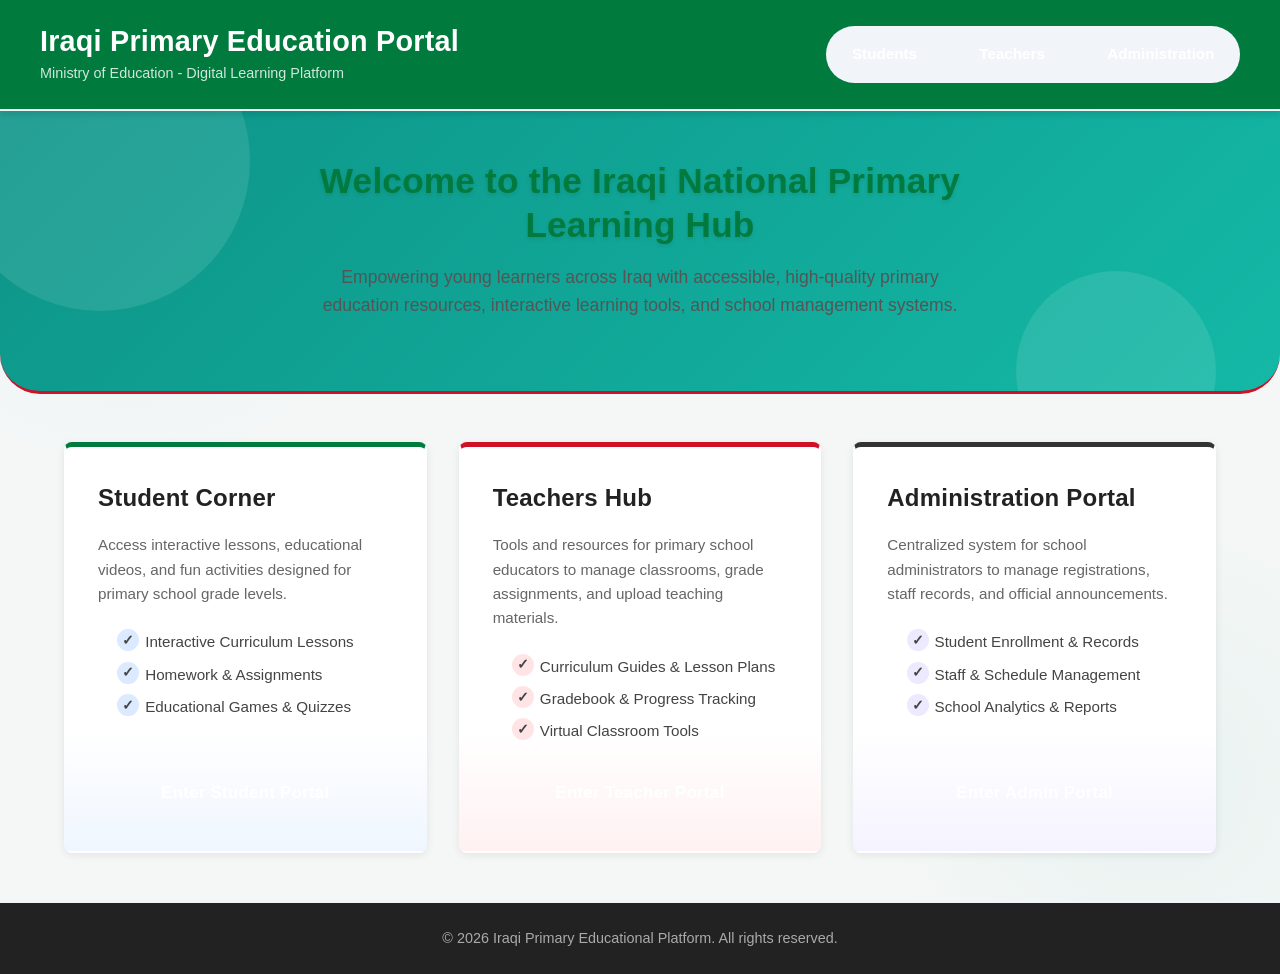
<file: index.html>
<!DOCTYPE html>
<html lang="en">
<head>
    <link rel="stylesheet" href="style.css">

    <meta charset="UTF-8">
    <meta name="viewport" content="width=device-width, initial-scale=1.0">
    <title>Iraqi Educational Platform - Primary Education</title>
    <style>
        /* CSS Reset & Global Styles */
        * {
            box-sizing: border-box;
            margin: 0;
            padding: 0;
            font-family: 'Segoe UI', Tahoma, Geneva, Verdana, sans-serif;
        }

        body {
            background-color: #f4f7f6;
            color: #333333;
            line-height: 1.6;
            display: flex;
            flex-direction: column;
            min-height: 100vh;
        }

        /* Header & Navigation Bar */
        header {
            background-color: #007a3d; /* Iraqi Green Theme Accent */
            color: #ffffff;
            padding: 1.5rem 2rem;
            box-shadow: 0 4px 6px rgba(0, 0, 0, 0.1);
        }

        .header-container {
            max-width: 1200px;
            margin: 0 auto;
            display: flex;
            justify-content: space-between;
            align-items: center;
            flex-wrap: wrap;
        }

        .logo h1 {
            font-size: 1.8rem;
            margin-bottom: 0.2rem;
        }

        .logo p {
            font-size: 0.9rem;
            color: #d1e7dd;
        }

        nav ul {
            display: flex;
            list-style: none;
            gap: 1.5rem;
        }

        nav a {
            color: #ffffff;
            text-decoration: none;
            font-weight: 600;
            transition: color 0.3s;
        }

        nav a:hover {
            color: #ffce00; /* Warm Accent */
        }

        /* Hero / Welcome Section */
        .hero {
            background-color: #ffffff;
            border-bottom: 3px solid #ce1126; /* Accent Red */
            padding: 3rem 2rem;
            text-align: center;
        }

        .hero-container {
            max-width: 800px;
            margin: 0 auto;
        }

        .hero h2 {
            font-size: 2.2rem;
            color: #007a3d;
            margin-bottom: 1rem;
        }

        .hero p {
            font-size: 1.1rem;
            color: #555555;
            margin-bottom: 1.5rem;
        }

        /* Main Content & Section Cards */
        main {
            max-width: 1200px;
            margin: 3rem auto;
            padding: 0 1.5rem;
            flex: 1;
        }

        .portal-grid {
            display: grid;
            grid-template-columns: repeat(auto-fit, minmax(300px, 1fr));
            gap: 2rem;
        }

        .card {
            background-color: #ffffff;
            border-radius: 8px;
            box-shadow: 0 2px 8px rgba(0,0,0,0.08);
            padding: 2rem;
            display: flex;
            flex-direction: column;
            justify-content: space-between;
            transition: transform 0.3s, box-shadow 0.3s;
            border-top: 5px solid #007a3d;
        }

        .card:hover {
            transform: translateY(-5px);
            box-shadow: 0 6px 12px rgba(0,0,0,0.12);
        }

        .card-student { border-top-color: #007a3d; }
        .card-teacher { border-top-color: #ce1126; }
        .card-admin   { border-top-color: #333333; }

        .card h3 {
            font-size: 1.5rem;
            margin-bottom: 1rem;
            color: #222222;
        }

        .card p {
            font-size: 0.95rem;
            color: #666666;
            margin-bottom: 1.5rem;
        }

        .card ul {
            margin-bottom: 1.5rem;
            padding-left: 1.2rem;
            color: #444444;
        }

        .card ul li {
            margin-bottom: 0.5rem;
        }

        .btn {
            display: inline-block;
            text-align: center;
            background-color: #007a3d;
            color: #ffffff;
            padding: 0.75rem 1.5rem;
            text-decoration: none;
            border-radius: 4px;
            font-weight: bold;
            transition: background-color 0.3s;
        }

        .btn:hover {
            background-color: #005a2d;
        }

        /* Footer */
        footer {
            background-color: #222222;
            color: #aaaaaa;
            text-align: center;
            padding: 1.5rem;
            margin-top: auto;
            font-size: 0.9rem;
        }

        /* Responsive Design Adjustments */
        @media (max-width: 768px) {
            .header-container {
                flex-direction: column;
                text-align: center;
                gap: 1rem;
            }

            .hero h2 {
                font-size: 1.8rem;
            }
        }
    </style>
</head>
<body>

    <!-- Header Section -->
    <header>
        <div class="header-container">
            <div class="logo">
                <h1>Iraqi Primary Education Portal</h1>
                <p>Ministry of Education - Digital Learning Platform</p>
            </div>
            <nav>
                <ul>
                    <li><a href="#students">Students</a></li>
                    <li><a href="#teachers">Teachers</a></li>
                    <li><a href="#administration">Administration</a></li>
                </ul>
            </nav>
        </div>
    </header>

    <!-- Welcome / Hero Section -->
    <section class="hero">
        <div class="hero-container">
            <h2>Welcome to the Iraqi National Primary Learning Hub</h2>
            <p>Empowering young learners across Iraq with accessible, high-quality primary education resources, interactive learning tools, and school management systems.</p>
        </div>
    </section>

    <!-- Main Content - Portals -->
    <main>
        <div class="portal-grid">
            
            <!-- Students Section -->
            <article id="students" class="card card-student">
                <div>
                    <h3>Student Corner</h3>
                    <p>Access interactive lessons, educational videos, and fun activities designed for primary school grade levels.</p>
                    <ul>
                        <li>Interactive Curriculum Lessons</li>
                        <li>Homework & Assignments</li>
                        <li>Educational Games & Quizzes</li>
                    </ul>
                </div>
                <a href="#students-portal" class="btn">Enter Student Portal</a>
            </article>

            <!-- Teachers Section -->
            <article id="teachers" class="card card-teacher">
                <div>
                    <h3>Teachers Hub</h3>
                    <p>Tools and resources for primary school educators to manage classrooms, grade assignments, and upload teaching materials.</p>
                    <ul>
                        <li>Curriculum Guides & Lesson Plans</li>
                        <li>Gradebook & Progress Tracking</li>
                        <li>Virtual Classroom Tools</li>
                    </ul>
                </div>
                <a href="#teachers-portal" class="btn">Enter Teacher Portal</a>
            </article>

            <!-- Administration Section -->
            <article id="administration" class="card card-admin">
                <div>
                    <h3>Administration Portal</h3>
                    <p>Centralized system for school administrators to manage registrations, staff records, and official announcements.</p>
                    <ul>
                        <li>Student Enrollment & Records</li>
                        <li>Staff & Schedule Management</li>
                        <li>School Analytics & Reports</li>
                    </ul>
                </div>
                <a href="#admin-portal" class="btn">Enter Admin Portal</a>
            </article>

        </div>
    </main>

    <!-- Footer -->
    <footer>
        <p>&copy; 2026 Iraqi Primary Educational Platform. All rights reserved.</p>
    </footer>
    
<script src="script.js"></script>

</body>
</html>
</file>
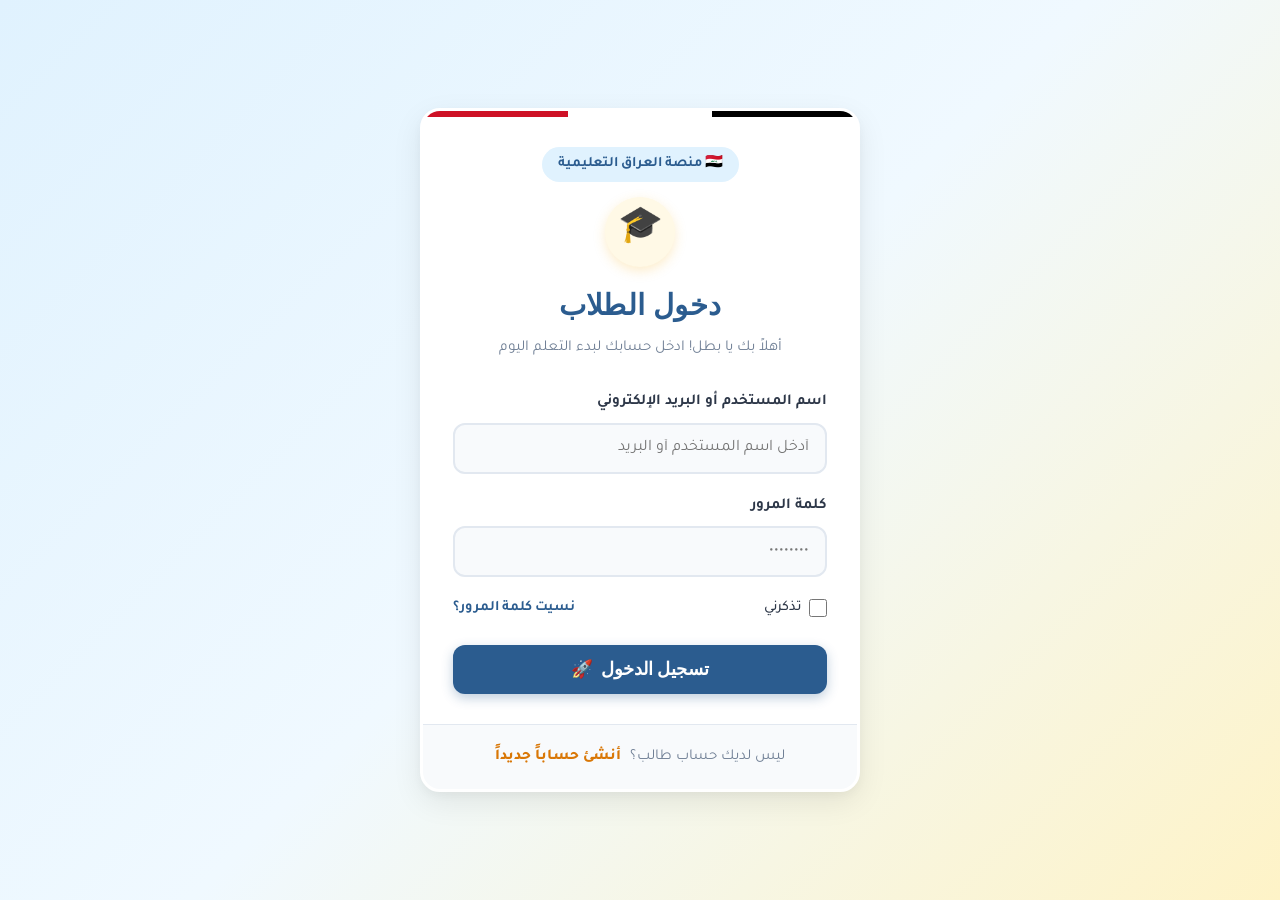
<file: login.html>
<!DOCTYPE html>
<html lang="ar" dir="rtl">
<head>
    <meta charset="UTF-8">
    <meta name="viewport" content="width=device-width, initial-scale=1.0">
    <title>منصة التعلم - تسجيل دخول الطلاب</title>
    <!-- Links to your existing stylesheet -->
    <link rel="stylesheet" href="style.css">
    
    <!-- Child-friendly Google Font (Cairo/Tajawal) for clean Arabic typography -->
    <link rel="preconnect" href="https://fonts.googleapis.com">
    <link rel="preconnect" href="https://fonts.gstatic.com" crossorigin>
    <link href="https://fonts.googleapis.com/css2?family=Tajawal:wght@400;500;700;800&display=swap" rel="stylesheet">

    <style>
        /* Fallback and custom enhancements extending style.css */
        :root {
            --primary-color: #2b5c8f;
            --secondary-color: #f7b731;
            --accent-green: #2ed573;
            --bg-gradient: linear-gradient(135deg, #e0f2fe 0%, #f0f9ff 50%, #fef3c7 100%);
            --card-bg: #ffffff;
            --text-dark: #2d3748;
            --text-muted: #718096;
            --border-radius: 20px;
        }

        body {
            font-family: 'Tajawal', sans-serif;
            background: var(--bg-gradient);
            min-height: 100vh;
            margin: 0;
            display: flex;
            align-items: center;
            justify-content: center;
            padding: 20px;
            box-sizing: border-box;
        }

        .login-wrapper {
            width: 100%;
            max-width: 440px;
            background: var(--card-bg);
            border-radius: var(--border-radius);
            box-shadow: 0 10px 30px rgba(0, 0, 0, 0.08), 0 4px 10px rgba(0, 0, 0, 0.03);
            overflow: hidden;
            border: 3px solid #ffffff;
            position: relative;
        }

        /* Top decorative banner with subtle Iraqi flag identity */
        .iraq-accent-bar {
            height: 6px;
            background: linear-gradient(to right, #ce1126 33.3%, #ffffff 33.3%, #ffffff 66.6%, #000000 66.6%);
        }

        .login-header {
            text-align: center;
            padding: 30px 25px 10px 25px;
        }

        .platform-badge {
            display: inline-flex;
            align-items: center;
            gap: 8px;
            background-color: #e0f2fe;
            color: var(--primary-color);
            padding: 6px 16px;
            border-radius: 50px;
            font-size: 0.9rem;
            font-weight: 700;
            margin-bottom: 15px;
        }

        .platform-logo {
            width: 70px;
            height: 70px;
            background: #fff9e6;
            border-radius: 50%;
            display: flex;
            align-items: center;
            justify-content: center;
            margin: 0 auto 15px auto;
            box-shadow: 0 4px 12px rgba(247, 183, 49, 0.25);
            font-size: 36px;
        }

        .login-header h1 {
            color: var(--primary-color);
            margin: 0 0 8px 0;
            font-size: 1.8rem;
            font-weight: 800;
        }

        .login-header p {
            color: var(--text-muted);
            margin: 0;
            font-size: 0.95rem;
        }

        .login-form {
            padding: 20px 30px 30px 30px;
        }

        .form-group {
            margin-bottom: 20px;
        }

        .form-group label {
            display: block;
            margin-bottom: 8px;
            color: var(--text-dark);
            font-weight: 700;
            font-size: 0.95rem;
        }

        .input-container {
            position: relative;
        }

        .input-container input {
            width: 100%;
            padding: 14px 16px;
            border: 2px solid #e2e8f0;
            border-radius: 12px;
            font-size: 1rem;
            font-family: inherit;
            box-sizing: border-box;
            transition: all 0.25s ease;
            outline: none;
            background-color: #f8fafc;
        }

        .input-container input:focus {
            border-color: var(--primary-color);
            background-color: #ffffff;
            box-shadow: 0 0 0 4px rgba(43, 92, 143, 0.15);
        }

        .form-options {
            display: flex;
            align-items: center;
            justify-content: space-between;
            margin-bottom: 25px;
            font-size: 0.9rem;
        }

        .remember-me {
            display: flex;
            align-items: center;
            gap: 8px;
            cursor: pointer;
            color: var(--text-dark);
            font-weight: 500;
        }

        .remember-me input[type="checkbox"] {
            width: 18px;
            height: 18px;
            accent-color: var(--primary-color);
            cursor: pointer;
            border-radius: 4px;
        }

        .forgot-password {
            color: var(--primary-color);
            text-decoration: none;
            font-weight: 700;
            transition: color 0.2s;
        }

        .forgot-password:hover {
            color: #1a3a5c;
            text-decoration: underline;
        }

        .btn-submit {
            width: 100%;
            padding: 14px;
            background-color: var(--primary-color);
            color: #ffffff;
            border: none;
            border-radius: 12px;
            font-size: 1.1rem;
            font-weight: 800;
            cursor: pointer;
            transition: all 0.2s ease;
            box-shadow: 0 4px 12px rgba(43, 92, 143, 0.3);
            display: flex;
            align-items: center;
            justify-content: center;
            gap: 8px;
        }

        .btn-submit:hover {
            background-color: #1f456e;
            transform: translateY(-2px);
            box-shadow: 0 6px 15px rgba(43, 92, 143, 0.4);
        }

        .btn-submit:active {
            transform: translateY(0);
        }

        .login-footer {
            background-color: #f8fafc;
            padding: 20px 30px;
            text-align: center;
            border-top: 1px solid #e2e8f0;
            font-size: 0.95rem;
            color: var(--text-muted);
        }

        .login-footer a {
            color: #d97706;
            font-weight: 800;
            text-decoration: none;
            margin-right: 5px;
        }

        .login-footer a:hover {
            text-decoration: underline;
        }

        /* Responsive tweaks */
        @media (max-width: 480px) {
            .login-wrapper {
                border-radius: 16px;
            }
            .login-header {
                padding: 20px 20px 10px 20px;
            }
            .login-form {
                padding: 20px;
            }
        }
    </style>
</head>
<body>

    <div class="login-wrapper">
        <!-- Iraqi Flag Top Bar Accent -->
        <div class="iraq-accent-bar"></div>

        <!-- Card Header -->
        <div class="login-header">
            <div class="platform-badge">
                <span>🇮🇶 منصة العراق التعليمية</span>
            </div>
            <div class="platform-logo">
                🎓
            </div>
            <h1>دخول الطلاب</h1>
            <p>أهلاً بك يا بطل! ادخل حسابك لبدء التعلم اليوم</p>
        </div>

        <!-- Student Login Form -->
        <form class="login-form" action="#" method="POST">
            
            <!-- Username or Email Field -->
            <div class="form-group">
                <label for="username">اسم المستخدم أو البريد الإلكتروني</label>
                <div class="input-container">
                    <input 
                        type="text" 
                        id="username" 
                        name="username" 
                        placeholder="أدخل اسم المستخدم أو البريد" 
                        required 
                        autocomplete="username"
                    >
                </div>
            </div>

            <!-- Password Field -->
            <div class="form-group">
                <label for="password">كلمة المرور</label>
                <div class="input-container">
                    <input 
                        type="password" 
                        id="password" 
                        name="password" 
                        placeholder="••••••••" 
                        required 
                        autocomplete="current-password"
                    >
                </div>
            </div>

            <!-- Options: Remember Me & Forgot Password -->
            <div class="form-options">
                <label class="remember-me">
                    <input type="checkbox" name="remember" id="remember">
                    <span>تذكرني</span>
                </label>
                <a href="forgot-password.html" class="forgot-password">نسيت كلمة المرور؟</a>
            </div>

            <!-- Login Button -->
            <button type="submit" class="btn-submit">
                <span>تسجيل الدخول</span>
                <span>🚀</span>
            </button>
        </form>

        <!-- Footer Link: Create Account -->
        <div class="login-footer">
            <span>ليس لديك حساب طالب؟</span>
            <a href="register.html">أنشئ حساباً جديداً</a>
        </div>
    </div>

</body>
</html>
</file>
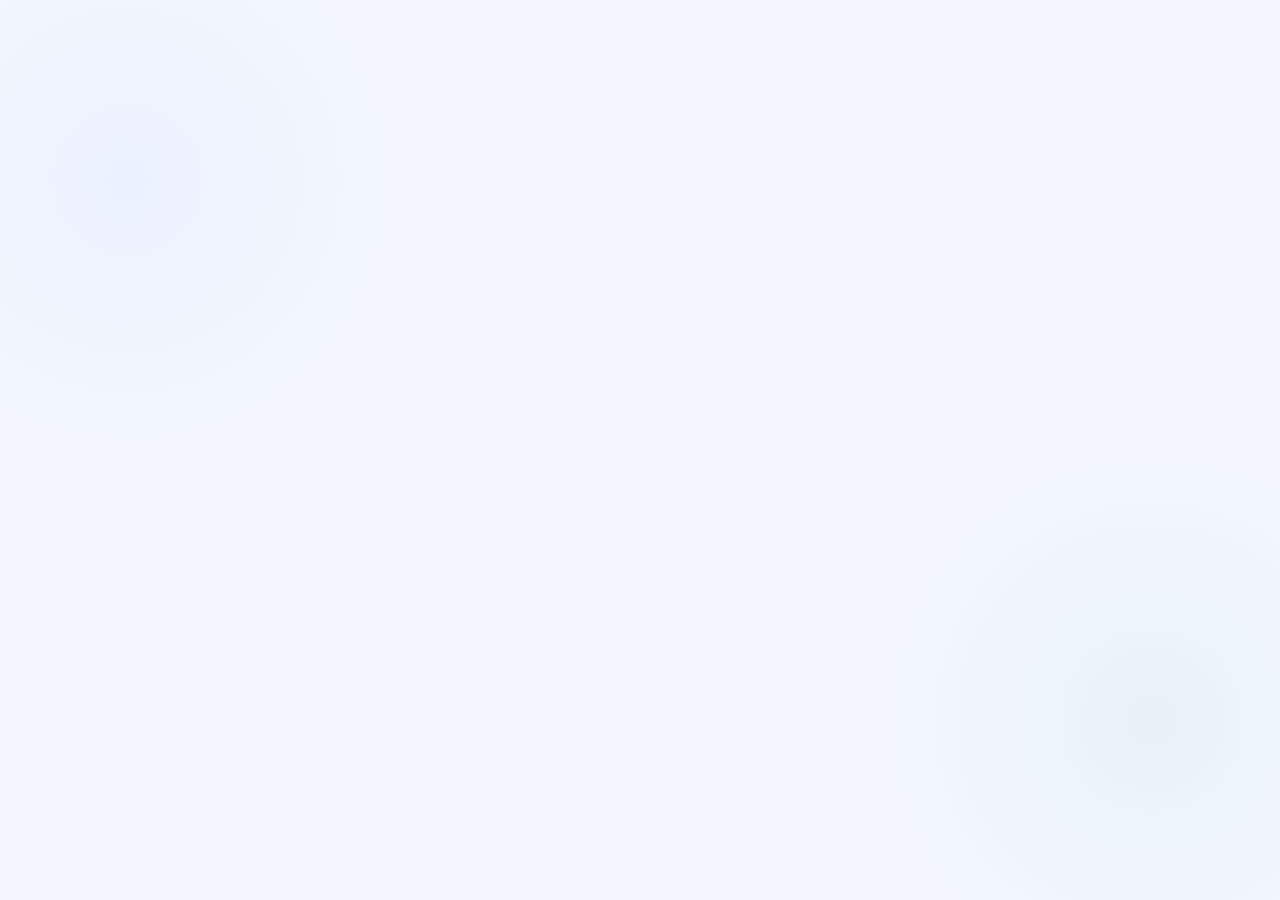
<file: students.html>
<!DOCTYPE html>
<html lang="en" dir="ltr">
<head> 
  <link rel="stylesheet" href="style.css">  
    <meta charset="UTF-8">
    <meta name="viewport" content="width=device-width, initial-scale=1.0">
    <title>Student Dashboard - Iraq Edu Platform</title>
    <!-- Link to your existing style.css -->
    <link rel="stylesheet" href="style.css">
    
    <!-- Embedded layout styles that build on your existing CSS -->
    <style>
        :root {
            --primary-color: #4A90E2;
            --secondary-color: #FF9F43;
            --accent-green: #2ECC71;
            --accent-purple: #9B59B6;
            --bg-soft: #F4F7FE;
            --card-shadow: 0 8px 24px rgba(149, 157, 165, 0.1);
            --border-radius: 16px;
        }

        body {
            background-color: var(--bg-soft);
            font-family: 'Segoe UI', Tahoma, Geneva, Verdana, sans-serif;
            margin: 0;
            padding: 0;
        }
      <!-- BEGIN: Student Dashboard Statistic Cards -->
<div class="stats-container">
    <!-- Total Points Card -->
    <div class="stat-card">
        <div class="stat-icon">
            <i class="fas fa-trophy"></i>
        </div>
        <div class="stat-details">
            <span class="stat-title">Total Points</span>
            <h3 class="stat-value">1,250</h3>
        </div>
    </div>

    <!-- Current Rank Card -->
    <div class="stat-card">
        <div class="stat-icon">
            <i class="fas fa-medal"></i>
        </div>
        <div class="stat-details">
            <span class="stat-title">Current Rank</span>
            <h3 class="stat-value">#5</h3>
        </div>
    </div>

    <!-- Completed Quizzes Card -->
    <div class="stat-card">
        <div class="stat-icon">
            <i class="fas fa-check-circle"></i>
        </div>
        <div class="stat-details">
            <span class="stat-title">Completed Quizzes</span>
            <h3 class="stat-value">24</h3>
        </div>
    </div>

    <!-- Success Rate Card -->
    <div class="stat-card">
        <div class="stat-icon">
            <i class="fas fa-chart-line"></i>
        </div>
        <div class="stat-details">
            <span class="stat-title">Success Rate</span>
            <h3 class="stat-value">92%</h3>
        </div>
    </div>
</div>
<!-- END: Student Dashboard Statistic Cards -->


        .dashboard-container {
            max-width: 1200px;
            margin: 0 auto;
            padding: 20px;
        }

        /* Top Navigation Header */
        .dash-nav {
            display: flex;
            justify-content: space-between;
            align-items: center;
            background: #ffffff;
            padding: 15px 25px;
            border-radius: var(--border-radius);
            box-shadow: var(--card-shadow);
            margin-bottom: 25px;
        }

        .back-home-btn {
            display: inline-flex;
            align-items: center;
            gap: 8px;
            text-decoration: none;
            color: var(--primary-color);
            font-weight: 700;
            background: #EBF3FA;
            padding: 10px 18px;
            border-radius: 20px;
            transition: all 0.2s ease;
        }

        .back-home-btn:hover {
            background: var(--primary-color);
            color: #ffffff;
            transform: translateY(-2px);
        }

        /* Profile Banner */
        .profile-card {
            background: linear-gradient(135deg, #6C5CE7, #a29bfe);
            color: white;
            border-radius: var(--border-radius);
            padding: 25px;
            display: flex;
            align-items: center;
            justify-content: space-between;
            flex-wrap: wrap;
            gap: 20px;
            margin-bottom: 25px;
            box-shadow: var(--card-shadow);
        }

        .profile-info {
            display: flex;
            align-items: center;
            gap: 20px;
        }
<!-- Example structure for Total Points Card in students.html -->
<div class="stat-card">
  <h3>Total Points</h3>
  <!-- Add id="total-points" to the text/number container -->
  <p id="total-points">0</p> 
</div>
</file>
<file: style.css>
<!DOCTYPE html>
<html lang="en">
<head>
    <meta charset="UTF-8">
    <meta name="viewport" content="width=device-width, initial-scale=1.0">
    <title>Iraqi Educational Platform - Primary Education</title>
    <style>
        /* Import Playful & Professional Google Fonts */
        @import url('https://fonts.googleapis.com/css2?family=Fredoka:wght@500;600;700&family=Plus+Jakarta+Sans:wght@400;500;600;700&display=swap');

        /* Color Palette & Custom Properties */
        :root {
            /* Palette: Child-friendly yet professional */
            --primary-green: #0d9488;    /* Soft Teal Green */
            --primary-green-hover: #0f766e;
            --accent-yellow: #f59e0b;   /* Warm Sunshine Yellow */
            --accent-yellow-hover: #d97706;
            --student-blue: #3b82f6;    /* Playful Soft Blue */
            --teacher-coral: #ff6b6b;   /* Warm Energetic Coral/Red */
            --admin-purple: #8b5cf6;    /* Friendly Deep Violet */
            
            --bg-neutral: #f8fafc;      /* Soft Light Gray-Blue Background */
            --text-dark: #1e293b;       /* Soft Slate Dark Text */
            --text-muted: #64748b;      /* Muted Gray Text */
            --white: #ffffff;
            
            --radius-large: 24px;
            --radius-medium: 16px;
            --radius-small: 12px;
            
            --shadow-sm: 0 4px 6px -1px rgba(0, 0, 0, 0.05), 0 2px 4px -2px rgba(0, 0, 0, 0.05);
            --shadow-md: 0 10px 25px -5px rgba(0, 0, 0, 0.08), 0 8px 10px -6px rgba(0, 0, 0, 0.04);
            --shadow-lg: 0 20px 35px -10px rgba(0, 0, 0, 0.12), 0 10px 15px -5px rgba(0, 0, 0, 0.04);
            
            --transition-smooth: cubic-bezier(0.34, 1.56, 0.64, 1);
        }

        /* CSS Reset & Body Setup */
        * {
            box-sizing: border-box;
            margin: 0;
            padding: 0;
        }

        body {
            background-color: var(--bg-neutral);
            background-image: 
                radial-gradient(circle at 10% 20%, rgba(59, 130, 246, 0.05) 0%, transparent 20%),
                radial-gradient(circle at 90% 80%, rgba(13, 148, 136, 0.05) 0%, transparent 20%);
            color: var(--text-dark);
            font-family: 'Plus Jakarta Sans', sans-serif;
            line-height: 1.6;
            display: flex;
            flex-direction: column;
            min-height: 100vh;
        }

        /* Typography Defaults */
        h1, h2, h3 {
            font-family: 'Fredoka', sans-serif;
            letter-spacing: 0.2px;
        }

        /* Header & Navigation Bar */
        header {
            background: rgba(255, 255, 255, 0.9);
            backdrop-filter: blur(12px);
            position: sticky;
            top: 0;
            z-index: 100;
            border-bottom: 2px solid #f1f5f9;
            box-shadow: var(--shadow-sm);
            padding: 1.25rem 2rem;
        }

        .header-container {
            max-width: 1200px;
            margin: 0 auto;
            display: flex;
            justify-content: space-between;
            align-items: center;
            gap: 1.5rem;
        }

        .logo h1 {
            font-size: 1.6rem;
            color: var(--primary-green);
            line-height: 1.2;
            display: flex;
            align-items: center;
            gap: 0.5rem;
        }

        .logo p {
            font-size: 0.85rem;
            color: var(--text-muted);
            font-weight: 500;
        }

        nav ul {
            display: flex;
            list-style: none;
            gap: 0.75rem;
            background-color: #f1f5f9;
            padding: 0.4rem;
            border-radius: 50px;
        }

        nav a {
            color: var(--text-dark);
            text-decoration: none;
            font-weight: 600;
            font-size: 0.95rem;
            padding: 0.6rem 1.2rem;
            border-radius: 50px;
            display: block;
            transition: all 0.25s ease;
        }

        nav a:hover {
            background-color: var(--white);
            color: var(--primary-green);
            box-shadow: var(--shadow-sm);
        }

        /* Hero / Welcome Section */
        .hero {
            position: relative;
            background: linear-gradient(135deg, #0d9488 0%, #14b8a6 100%);
            color: var(--white);
            padding: 4.5rem 2rem;
            text-align: center;
            border-radius: 0 0 40px 40px;
            box-shadow: var(--shadow-md);
            overflow: hidden;
        }

        /* Subtle decorative background shapes for a friendly feel */
        .hero::before, .hero::after {
            content: '';
            position: absolute;
            border-radius: 50%;
            background: rgba(255, 255, 255, 0.1);
        }
        .hero::before { width: 300px; height: 300px; top: -100px; left: -50px; }
        .hero::after { width: 200px; height: 200px; bottom: -80px; right: 5%; }

        .hero-container {
            max-width: 760px;
            margin: 0 auto;
            position: relative;
            z-index: 1;
        }

        .hero h2 {
            font-size: 2.5rem;
            line-height: 1.25;
            margin-bottom: 1rem;
            text-shadow: 0 2px 4px rgba(0, 0, 0, 0.1);
        }

        .hero p {
            font-size: 1.15rem;
            color: #ccfbf1;
            font-weight: 400;
            max-width: 650px;
            margin: 0 auto;
        }

        /* Main Content & Portal Cards Grid */
        main {
            max-width: 1200px;
            margin: 3.5rem auto;
            padding: 0 1.5rem;
            flex: 1;
            width: 100%;
        }

        .portal-grid {
            display: grid;
            grid-template-columns: repeat(auto-fit, minmax(320px, 1fr));
            gap: 2rem;
        }

        /* Card Styles */
        .card {
            background-color: var(--white);
            border-radius: var(--radius-large);
            padding: 2.25rem 2rem;
            display: flex;
            flex-direction: column;
            justify-content: space-between;
            box-shadow: var(--shadow-md);
            border: 2px solid transparent;
            transition: transform 0.35s var(--transition-smooth), 
                        box-shadow 0.35s ease, 
                        border-color 0.35s ease;
            position: relative;
        }

        .card:hover {
            transform: translateY(-8px);
            box-shadow: var(--shadow-lg);
        }

        /* Portal Specific Card Accents & Colors */
        .card-student {
            background: linear-gradient(180deg, #ffffff 70%, #eff6ff 100%);
            border-top: 6px solid var(--student-blue);
        }
        .card-student:hover { border-color: var(--student-blue); }

        .card-teacher {
            background: linear-gradient(180deg, #ffffff 70%, #fff1f2 100%);
            border-top: 6px solid var(--teacher-coral);
        }
        .card-teacher:hover { border-color: var(--teacher-coral); }

        .card-admin {
            background: linear-gradient(180deg, #ffffff 70%, #f5f3ff 100%);
            border-top: 6px solid var(--admin-purple);
        }
        .card-admin:hover { border-color: var(--admin-purple); }

        .card h3 {
            font-size: 1.6rem;
            margin-bottom: 0.75rem;
            color: var(--text-dark);
        }

        .card p {
            font-size: 0.98rem;
            color: var(--text-muted);
            margin-bottom: 1.5rem;
        }

        .card ul {
            margin-bottom: 2rem;
            list-style: none;
            padding-left: 0;
        }

        .card ul li {
            position: relative;
            padding-left: 1.75rem;
            margin-bottom: 0.75rem;
            font-weight: 500;
            color: var(--text-dark);
            font-size: 0.95rem;
        }

        /* Friendly Custom Bullet Points */
        .card ul li::before {
            content: "✓";
            position: absolute;
            left: 0;
            top: -1px;
            font-size: 0.9rem;
            font-weight: bold;
            width: 22px;
            height: 22px;
            border-radius: 50%;
            display: flex;
            align-items: center;
            justify-content: center;
        }

        .card-student ul li::before { background-color: #dbeafe; color: var(--student-blue); }
        .card-teacher ul li::before { background-color: #ffe4e6; color: var(--teacher-coral); }
        .card-admin ul li::before   { background-color: #ede9fe; color: var(--admin-purple); }

        /* Modern Friendly Button Component */
        .btn {
            display: block;
            text-align: center;
            padding: 0.85rem 1.5rem;
            text-decoration: none;
            border-radius: 50px;
            font-family: 'Fredoka', sans-serif;
            font-size: 1.05rem;
            letter-spacing: 0.3px;
            color: var(--white);
            box-shadow: var(--shadow-sm);
            transition: all 0.3s ease;
        }

        /* Button Colors Matched to Cards */
        .card-student .btn { background-color: var(--student-blue); }
        .card-student .btn:hover { background-color: #2563eb; box-shadow: 0 8px 15px rgba(59, 130, 246, 0.3); }

        .card-teacher .btn { background-color: var(--teacher-coral); }
        .card-teacher .btn:hover { background-color: #ff5252; box-shadow: 0 8px 15px rgba(255, 107, 107, 0.3); }

        .card-admin .btn { background-color: var(--admin-purple); }
        .card-admin .btn:hover { background-color: #7c3aed; box-shadow: 0 8px 15px rgba(139, 92, 246, 0.3); }

        .btn:active {
            transform: scale(0.98);
        }

        /* Footer */
        footer {
            background-color: var(--white);
            border-top: 2px solid #f1f5f9;
            color: var(--text-muted);
            text-align: center;
            padding: 2rem 1.5rem;
            margin-top: auto;
            font-size: 0.95rem;
            font-weight: 500;
        }

        /* Responsive Mobile Adjustments */
        @media (max-width: 768px) {
            header {
                padding: 1rem;
            }

            .header-container {
                flex-direction: column;
                text-align: center;
                gap: 1rem;
            }

            nav ul {
                width: 100%;
                justify-content: center;
            }

            nav a {
                padding: 0.5rem 0.9rem;
                font-size: 0.85rem;
            }

            .hero {
                padding: 3rem 1.25rem;
                border-radius: 0 0 28px 28px;
            }

            .hero h2 {
                font-size: 1.85rem;
            }

            .hero p {
                font-size: 1rem;
            }

            main {
                margin: 2rem auto;
                padding: 0 1rem;
            }

            .card {
                padding: 1.75rem 1.5rem;
            }
        }
    </style>
</head>
<body>

    <!-- Header Section -->
    <header>
        <div class="header-container">
            <div class="logo">
                <h1>Iraqi Primary Education Portal</h1>
                <p>Ministry of Education - Digital Learning Platform</p>
            </div>
            <nav>
                <ul>
                    <li><a href="#students">Students</a></li>
                    <li><a href="#teachers">Teachers</a></li>
                    <li><a href="#administration">Administration</a></li>
                </ul>
            </nav>
        </div>
    </header>

    <!-- Welcome / Hero Section -->
    <section class="hero">
        <div class="hero-container">
            <h2>Welcome to the Iraqi National Primary Learning Hub</h2>
            <p>Empowering young learners across Iraq with accessible, high-quality primary education resources, interactive learning tools, and school management systems.</p>
        </div>
    </section>

    <!-- Main Content - Portals -->
    <main>
        <div class="portal-grid">
            
            <!-- Students Section -->
            <article id="students" class="card card-student">
                <div>
                    <h3>Student Corner</h3>
                    <p>Access interactive lessons, educational videos, and fun activities designed for primary school grade levels.</p>
                    <ul>
                        <li>Interactive Curriculum Lessons</li>
                        <li>Homework & Assignments</li>
                        <li>Educational Games & Quizzes</li>
                    </ul>
                </div>
                <a href="#students-portal" class="btn">Enter Student Portal</a>
            </article>

            <!-- Teachers Section -->
            <article id="teachers" class="card card-teacher">
                <div>
                    <h3>Teachers Hub</h3>
                    <p>Tools and resources for primary school educators to manage classrooms, grade assignments, and upload teaching materials.</p>
                    <ul>
                        <li>Curriculum Guides & Lesson Plans</li>
                        <li>Gradebook & Progress Tracking</li>
                        <li>Virtual Classroom Tools</li>
                    </ul>
                </div>
                <a href="#teachers-portal" class="btn">Enter Teacher Portal</a>
            </article>

            <!-- Administration Section -->
            <article id="administration" class="card card-admin">
                <div>
                    <h3>Administration Portal</h3>
                    <p>Centralized system for school administrators to manage registrations, staff records, and official announcements.</p>
                    <ul>
                        <li>Student Enrollment & Records</li>
                        <li>Staff & Schedule Management</li>
                        <li>School Analytics & Reports</li>
                    </ul>
                </div>
                <a href="#admin-portal" class="btn">Enter Admin Portal</a>
            </article>

        </div>
    </main>

    <!-- Footer -->
    <footer>
        <p>&copy; 2026 Iraqi Primary Educational Platform. All rights reserved.</p>
    </footer>

</body>
</html>
</file>
